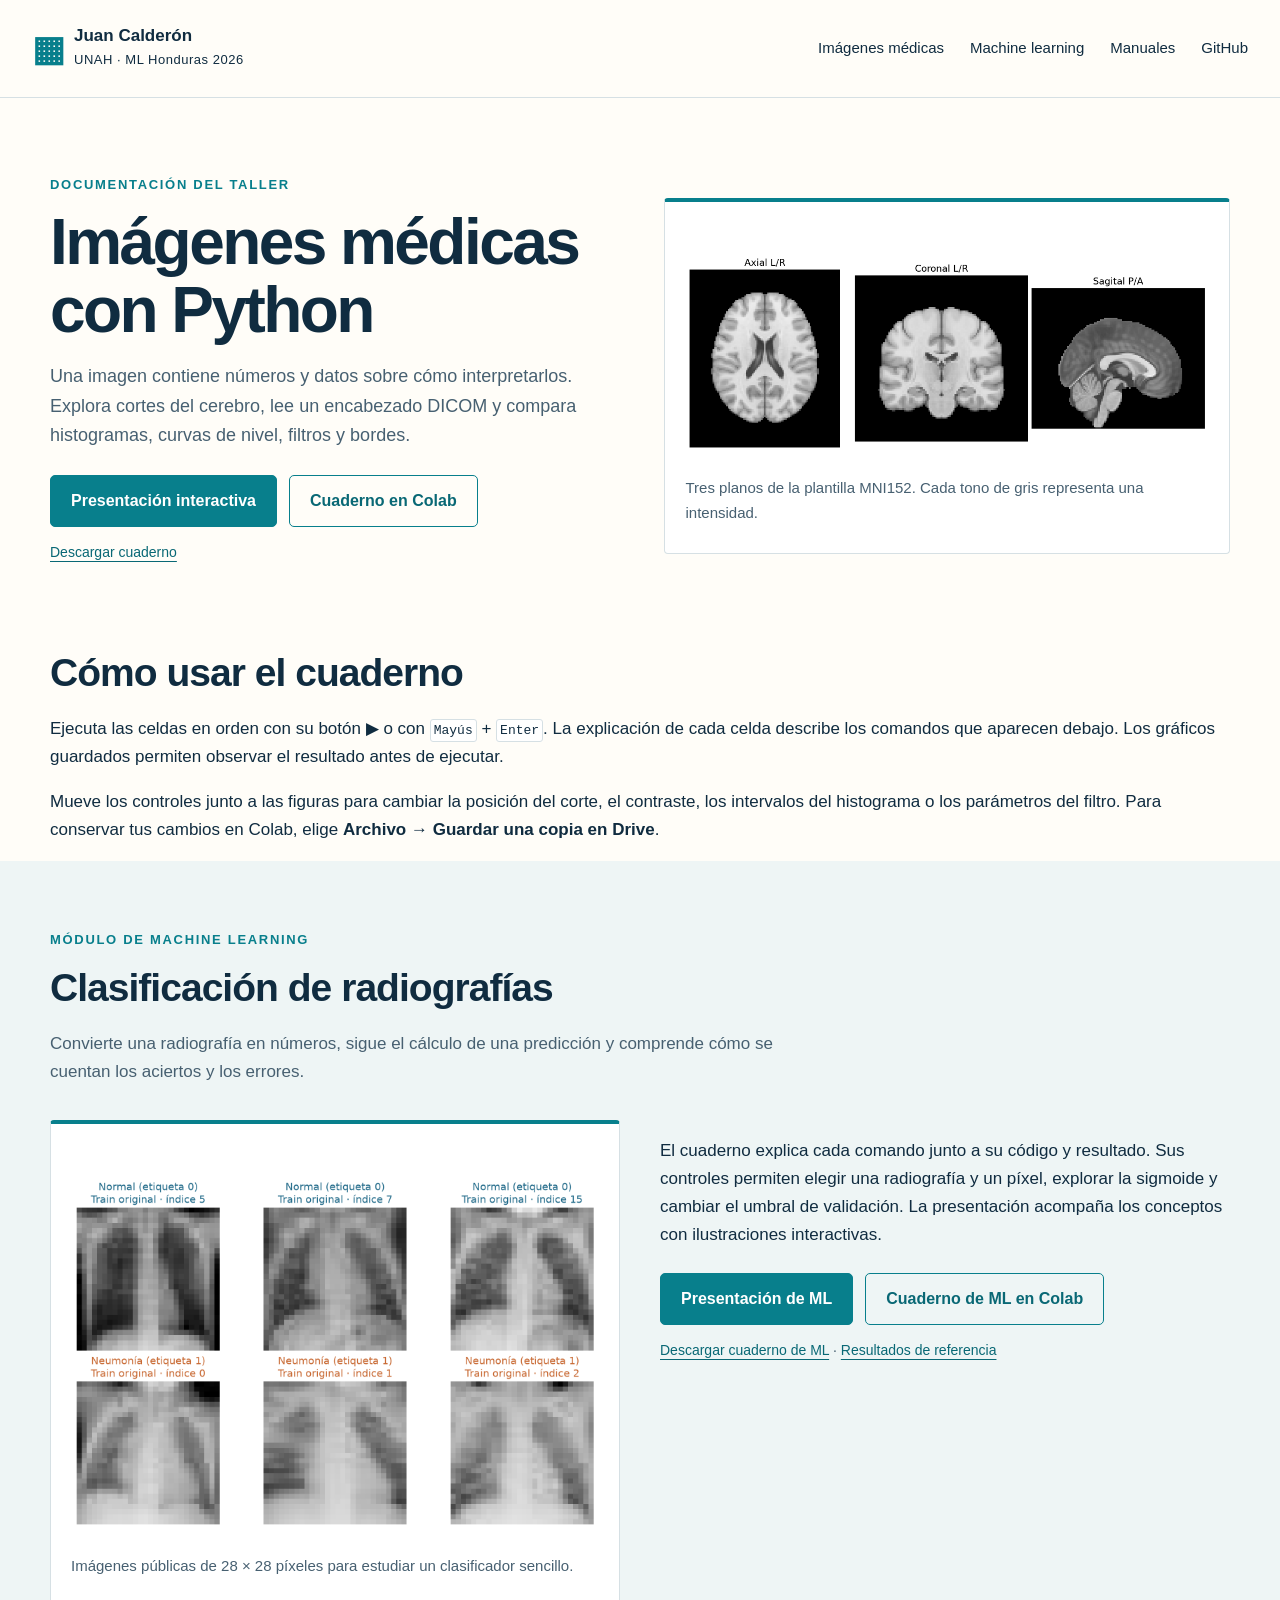
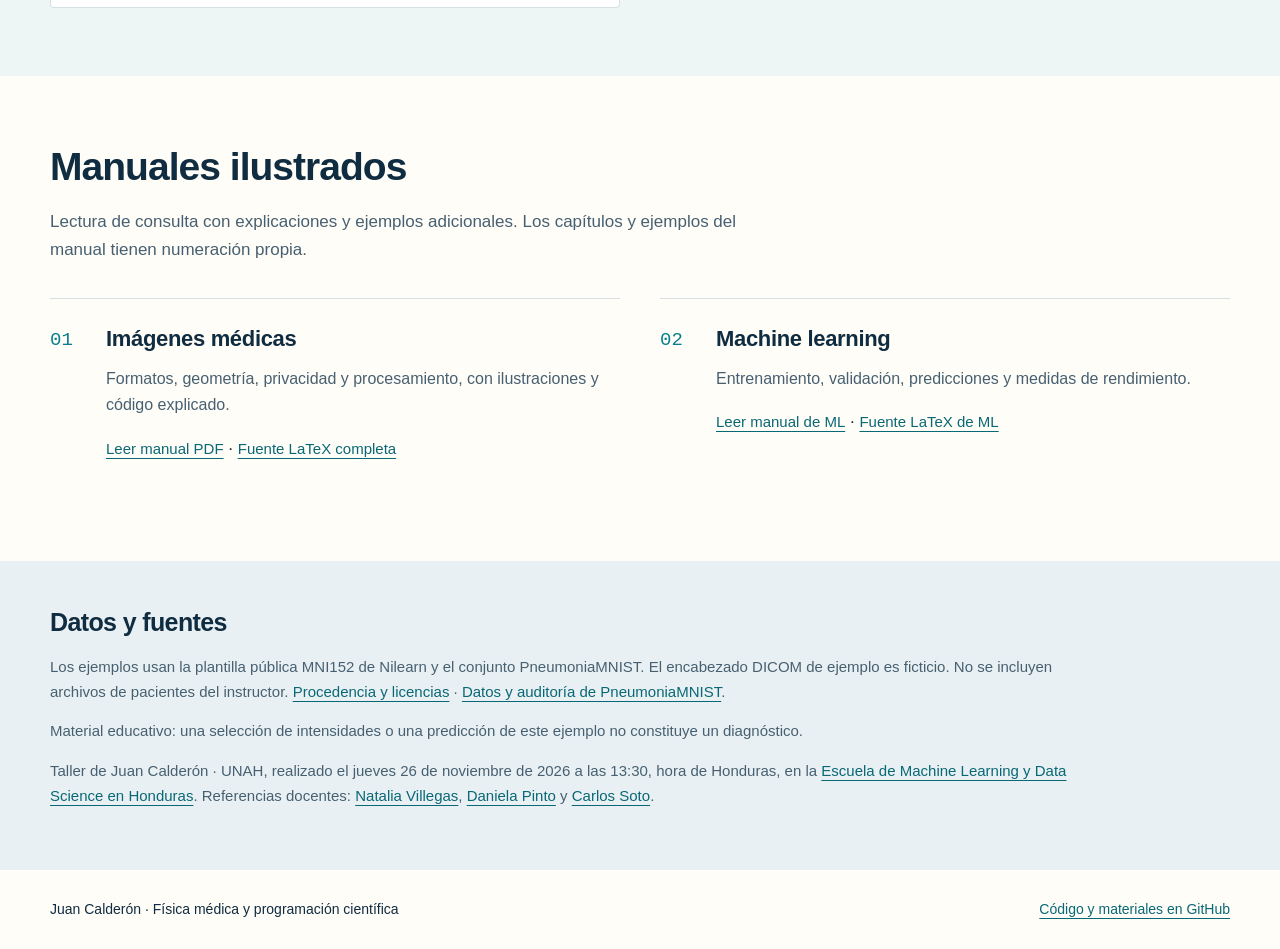
<file: index.html>
<!doctype html>
<html lang="es"><head>
<meta charset="utf-8"><meta name="viewport" content="width=device-width,initial-scale=1">
<title>Imágenes médicas con Python · Juan Calderón</title>
<meta name="description" content="Imágenes médicas y machine learning con Python: cuadernos explicados, presentaciones interactivas y manuales ilustrados.">
<meta property="og:title" content="Imágenes médicas con Python · Juan Calderón">
<meta property="og:description" content="Observa una imagen, modifica sus valores y comprende cada operación.">
<meta property="og:image" content="https://fisikmedik.github.io/taller-imagenes-medicas-python/imagenes/mri_intensity.png">
<meta name="theme-color" content="#102c40"><link rel="stylesheet" href="estilo_web.css">
</head><body>
<a class="skip" href="#contenido">Saltar al contenido</a>
<header class="site-header"><a class="brand" href="index.html"><span class="brand-symbol" aria-hidden="true">▦</span> Juan Calderón <small>UNAH · ML Honduras 2026</small></a><nav aria-label="Principal"><a href="#imagenes">Imágenes médicas</a><a href="#modulo-ml">Machine learning</a><a href="#manuales">Manuales</a><a href="https://github.com/FisikMedik/taller-imagenes-medicas-python">GitHub</a></nav></header>
<main id="contenido">
<section class="hero wrap" id="imagenes" aria-labelledby="titulo"><div><p class="eyebrow">Documentación del taller</p><h1 id="titulo">Imágenes médicas con Python</h1><p class="hero-copy">Una imagen contiene números y datos sobre cómo interpretarlos. Explora cortes del cerebro, lee un encabezado DICOM y compara histogramas, curvas de nivel, filtros y bordes.</p><div class="actions"><a class="button primary" href="presentacion.html">Presentación interactiva</a><a class="button secondary" href="https://colab.research.google.com/github/FisikMedik/taller-imagenes-medicas-python/blob/main/Taller_imagenes_medicas.ipynb">Cuaderno en Colab</a></div><p class="small"><a href="Taller_imagenes_medicas.ipynb" download>Descargar cuaderno</a></p></div><figure class="hero-figure"><img src="imagenes/mri_intensity.png" alt="Cortes axial, coronal y sagital de una misma plantilla cerebral pública." width="1958" height="740"><figcaption>Tres planos de la plantilla MNI152. Cada tono de gris representa una intensidad.</figcaption></figure></section>
<section class="wrap" aria-labelledby="usar"><h2 id="usar">Cómo usar el cuaderno</h2><p>Ejecuta las celdas en orden con su botón ▶ o con <kbd>Mayús</kbd> + <kbd>Enter</kbd>. La explicación de cada celda describe los comandos que aparecen debajo. Los gráficos guardados permiten observar el resultado antes de ejecutar.</p><p>Mueve los controles junto a las figuras para cambiar la posición del corte, el contraste, los intervalos del histograma o los parámetros del filtro. Para conservar tus cambios en Colab, elige <strong>Archivo → Guardar una copia en Drive</strong>.</p></section>
<section class="learning section" id="modulo-ml"><div class="wrap"><div class="section-heading"><p class="eyebrow">Módulo de machine learning</p><h2>Clasificación de radiografías</h2><p>Convierte una radiografía en números, sigue el cálculo de una predicción y comprende cómo se cuentan los aciertos y los errores.</p></div><div class="resources"><figure class="hero-figure"><img src="[data-uri]" alt="Ejemplos de radiografías públicas de PneumoniaMNIST." loading="lazy"><figcaption>Imágenes públicas de 28 × 28 píxeles para estudiar un clasificador sencillo.</figcaption></figure><div><p>El cuaderno explica cada comando junto a su código y resultado. Sus controles permiten elegir una radiografía y un píxel, explorar la sigmoide y cambiar el umbral de validación. La presentación acompaña los conceptos con ilustraciones interactivas.</p><div class="actions"><a class="button primary" href="presentacion_ml.html">Presentación de ML</a><a class="button secondary" href="https://colab.research.google.com/github/FisikMedik/taller-imagenes-medicas-python/blob/main/Modulo_ML_radiografias.ipynb">Cuaderno de ML en Colab</a></div><p class="small"><a href="Modulo_ML_radiografias.ipynb" download>Descargar cuaderno de ML</a> · <a href="resultados_modulo_ml.json">Resultados de referencia</a></p></div></div></div></section>
<section class="wrap section" id="manuales"><div class="section-heading"><h2>Manuales ilustrados</h2><p>Lectura de consulta con explicaciones y ejemplos adicionales. Los capítulos y ejemplos del manual tienen numeración propia.</p></div><div class="resources"><article class="resource"><span class="resource-number">01</span><div><h3>Imágenes médicas</h3><p>Formatos, geometría, privacidad y procesamiento, con ilustraciones y código explicado.</p><a href="Guia_visual_imagenes_medicas.pdf">Leer manual PDF</a> · <a href="Fuente_LaTeX_manual.zip" download>Fuente LaTeX completa</a></div></article><article class="resource"><span class="resource-number">02</span><div><h3>Machine learning</h3><p>Entrenamiento, validación, predicciones y medidas de rendimiento.</p><a href="Guia_modulo_ML.pdf">Leer manual de ML</a> · <a href="Fuente_LaTeX_modulo_ML.zip" download>Fuente LaTeX de ML</a></div></article></div></section>
<section class="sources"><div class="wrap"><h2>Datos y fuentes</h2><p>Los ejemplos usan la plantilla pública MNI152 de Nilearn y el conjunto PneumoniaMNIST. El encabezado DICOM de ejemplo es ficticio. No se incluyen archivos de pacientes del instructor. <a href="FUENTES_Y_LICENCIAS.txt">Procedencia y licencias</a> · <a href="datos/FUENTES_PneumoniaMNIST.txt">Datos y auditoría de PneumoniaMNIST</a>.</p><p>Material educativo: una selección de intensidades o una predicción de este ejemplo no constituye un diagnóstico.</p><p>Taller de Juan Calderón · UNAH, realizado el jueves 26 de noviembre de 2026 a las 13:30, hora de Honduras, en la <a href="https://machine-learning-honduras.org/">Escuela de Machine Learning y Data Science en Honduras</a>. Referencias docentes: <a href="https://edithvillegas.github.io/introduccion-ml-redes-neuronales/">Natalia Villegas</a>, <a href="https://dapivei.github.io/escuela-machine-learning-honduras-2026/">Daniela Pinto</a> y <a href="https://carlossoto362.github.io/pwf_honduras_slides/main.html">Carlos Soto</a>.</p></div></section>
</main><footer class="wrap"><span>Juan Calderón · Física médica y programación científica</span><a href="https://github.com/FisikMedik/taller-imagenes-medicas-python">Código y materiales en GitHub</a></footer></body></html>
</file>
<file: estilo_web.css>
:root{--ink:#102c40;--teal:#087f8c;--paper:#fffdf8;--muted:#476071;--line:#d6e0e4;--soft:#eef5f5;--accent:#b23d74}*{box-sizing:border-box}html{scroll-behavior:smooth;scroll-padding-top:24px}body{margin:0;background:var(--paper);color:var(--ink);font-family:Arial,Helvetica,sans-serif;font-size:17px;line-height:1.65}a{color:#096875;text-underline-offset:4px}a:hover{text-decoration-thickness:2px}a:focus-visible,summary:focus-visible,button:focus-visible{outline:3px solid #be417a;outline-offset:5px}.wrap{width:min(1180px,calc(100% - 64px));margin-inline:auto}.site-header{max-width:1310px;margin:auto;padding:24px 32px;display:flex;justify-content:space-between;align-items:center;gap:24px;border-bottom:1px solid var(--line)}.brand{font-weight:bold;color:var(--ink);text-decoration:none;display:grid;grid-template-columns:32px auto;column-gap:10px;line-height:1.4}.brand small{font-size:13px;letter-spacing:.04em;font-weight:normal;grid-column:2}.brand-symbol{grid-row:1/3;align-self:center;font-size:35px;color:var(--teal)}nav{display:flex;gap:26px;font-size:15px}nav a{color:var(--ink);text-decoration:none}.skip{position:absolute;left:20px;top:-100px;background:white;padding:10px;z-index:9}.skip:focus{top:12px}.hero{display:grid;grid-template-columns:1fr 1.02fr;gap:60px;align-items:center;padding-block:76px 72px}.eyebrow{font-size:13px;letter-spacing:.13em;text-transform:uppercase;font-weight:bold;color:var(--teal);margin:0 0 14px}h1{font-size:clamp(42px,5vw,64px);line-height:1.05;letter-spacing:-.04em;margin:0 0 18px;font-weight:750}.subtitle{font-size:23px;margin:0 0 22px}.hero-copy{color:var(--muted);font-size:18px;max-width:530px}.actions{display:flex;gap:12px;flex-wrap:wrap;margin-top:24px}.button{display:inline-flex;justify-content:center;align-items:center;padding:12px 20px;min-height:48px;border:1px solid var(--teal);border-radius:5px;text-decoration:none;font-size:16px;font-weight:bold}.primary{background:var(--teal);color:white}.secondary{background:transparent;color:#096875}.button:hover{background:#dcedee;color:var(--ink)}.small{font-size:14px;color:var(--muted)}.hero-figure{margin:0;border:1px solid var(--line);border-top:4px solid var(--teal);border-radius:4px;background:white;padding:28px 20px}.figure-label{font-size:13px;font-weight:bold;letter-spacing:.07em;text-transform:uppercase}.hero-figure img{width:100%;height:auto;display:block;margin:24px 0}.hero-figure figcaption{font-size:15px;color:var(--muted)}.text-link{display:inline-block;font-size:15px;font-weight:bold;margin-top:16px}.event-strip{background:var(--ink);color:white;padding:24px 0}.event-strip .wrap{display:flex;justify-content:space-between;gap:30px}.event-strip strong,.event-strip span,.event-strip a{display:block}.event-strip span,.event-strip a{font-size:15px;color:#d6e9ed}.section{padding-block:68px}.section-heading{max-width:740px;margin-bottom:34px}h2{font-size:clamp(29px,3.1vw,39px);letter-spacing:-.025em;line-height:1.2;margin:0 0 18px}.section-heading>p:last-child{color:var(--muted)}h3{line-height:1.3;font-size:22px;letter-spacing:-.015em;margin:0 0 12px}.prep{list-style:none;padding:0;margin:0;display:grid;grid-template-columns:repeat(3,1fr);gap:36px}.prep p{color:var(--muted)}.step{display:inline-flex;background:var(--soft);color:#08737e;width:38px;height:38px;align-items:center;justify-content:center;border-radius:50%;font-weight:bold;margin-bottom:18px}kbd{font-size:13px;border:1px solid var(--line);padding:3px;border-radius:3px;background:white}.note{border-left:3px solid var(--teal);padding:16px 20px;background:var(--soft);font-size:16px;margin:30px 0 0}.learning{background:var(--soft)}.route{display:grid;grid-template-columns:repeat(3,1fr);gap:30px 40px}.route article{border-top:1px solid #b8ccce;padding-top:18px}.route span{font-size:14px;font-weight:bold;color:#086977}.route h3{font-size:20px;margin-top:10px}.route p{font-size:16px;margin-bottom:0;color:var(--muted)}.resources{display:grid;grid-template-columns:1fr 1fr;gap:0 40px}.resource{display:grid;grid-template-columns:38px 1fr;gap:18px;border-top:1px solid var(--line);padding:26px 0 30px}.resource-number{font-family:monospace;color:var(--teal);font-size:19px}.resource p{font-size:16px;margin:10px 0 16px;color:var(--muted)}.resource .tag{font-size:12px;text-transform:uppercase;letter-spacing:.07em;color:#68485d;font-weight:bold;margin:0 0 8px}.resource a{font-size:15px}.book{margin-top:38px;border:1px solid var(--line);background:white;display:grid;grid-template-columns:180px 1fr;gap:44px;padding:30px;align-items:center}.book img{width:100%;height:auto;display:block;box-shadow:0 8px 20px #102c4024}.book h3{font-size:29px}.book p{color:var(--muted)}.practice{background:#f5efea}.questions{display:grid;grid-template-columns:repeat(3,1fr);gap:35px}.questions h3{font-size:20px;margin-bottom:22px}details{border-top:1px solid #cbd7dc}summary{cursor:pointer;padding:14px 4px;font-size:16px;font-weight:bold;line-height:1.5}details p{font-size:16px;margin:0 0 18px;padding:0 4px;color:var(--muted)}code{font-size:.9em;background:#e9eeee;border-radius:3px;padding:2px 4px}.faq{max-width:900px}.sources{background:#e9f0f3;padding:46px 0}.sources h2{font-size:25px}.sources p{font-size:15px;max-width:1060px;color:var(--muted)}footer{padding-block:28px;display:flex;justify-content:space-between;gap:20px;font-size:14px}@media(max-width:900px){.hero{gap:30px;grid-template-columns:1fr;padding-block:48px}.hero-figure{max-width:660px}.prep,.route,.questions{grid-template-columns:1fr 1fr}.questions article:last-child{grid-column:1/-1}.site-header{align-items:flex-start}.event-strip .wrap{gap:20px}.resources{gap:0 22px}.book{gap:28px}}@media(max-width:600px){.wrap{width:calc(100% - 36px)}.site-header{padding:18px;display:block}.site-header nav{margin-top:20px;gap:20px;font-size:14px;flex-wrap:wrap}.hero{padding-block:38px;gap:24px}.hero h1{font-size:45px}.subtitle{font-size:21px}.hero-copy{font-size:17px}.hero-figure{padding:20px 12px}.actions{gap:10px}.button{padding:11px 15px}.event-strip .wrap{display:block}.event-strip .wrap>div+div{margin-top:18px}.section{padding-block:44px}.prep,.route,.resources,.questions{grid-template-columns:1fr;gap:24px}.prep li+li{border-top:1px solid var(--line);padding-top:22px}.prep p{margin-bottom:0}.resources{gap:0}.book{grid-template-columns:1fr;padding:22px;gap:26px}.book>a{max-width:150px}.book h3{font-size:26px}.questions article:last-child{grid-column:auto}.questions article{padding-bottom:15px}.section-heading{margin-bottom:28px}footer{display:block}footer a{display:block;margin-top:10px}}@media(prefers-reduced-motion:reduce){html{scroll-behavior:auto}}@media print{.site-header nav,.actions,.skip{display:none}.hero{padding-block:20px}.section{padding-block:22px}.event-strip{background:white;color:black}.event-strip span,.event-strip a{color:black}.book{break-inside:avoid}a{color:inherit}.hero-figure,.route article,.resource{break-inside:avoid}}
</file>
